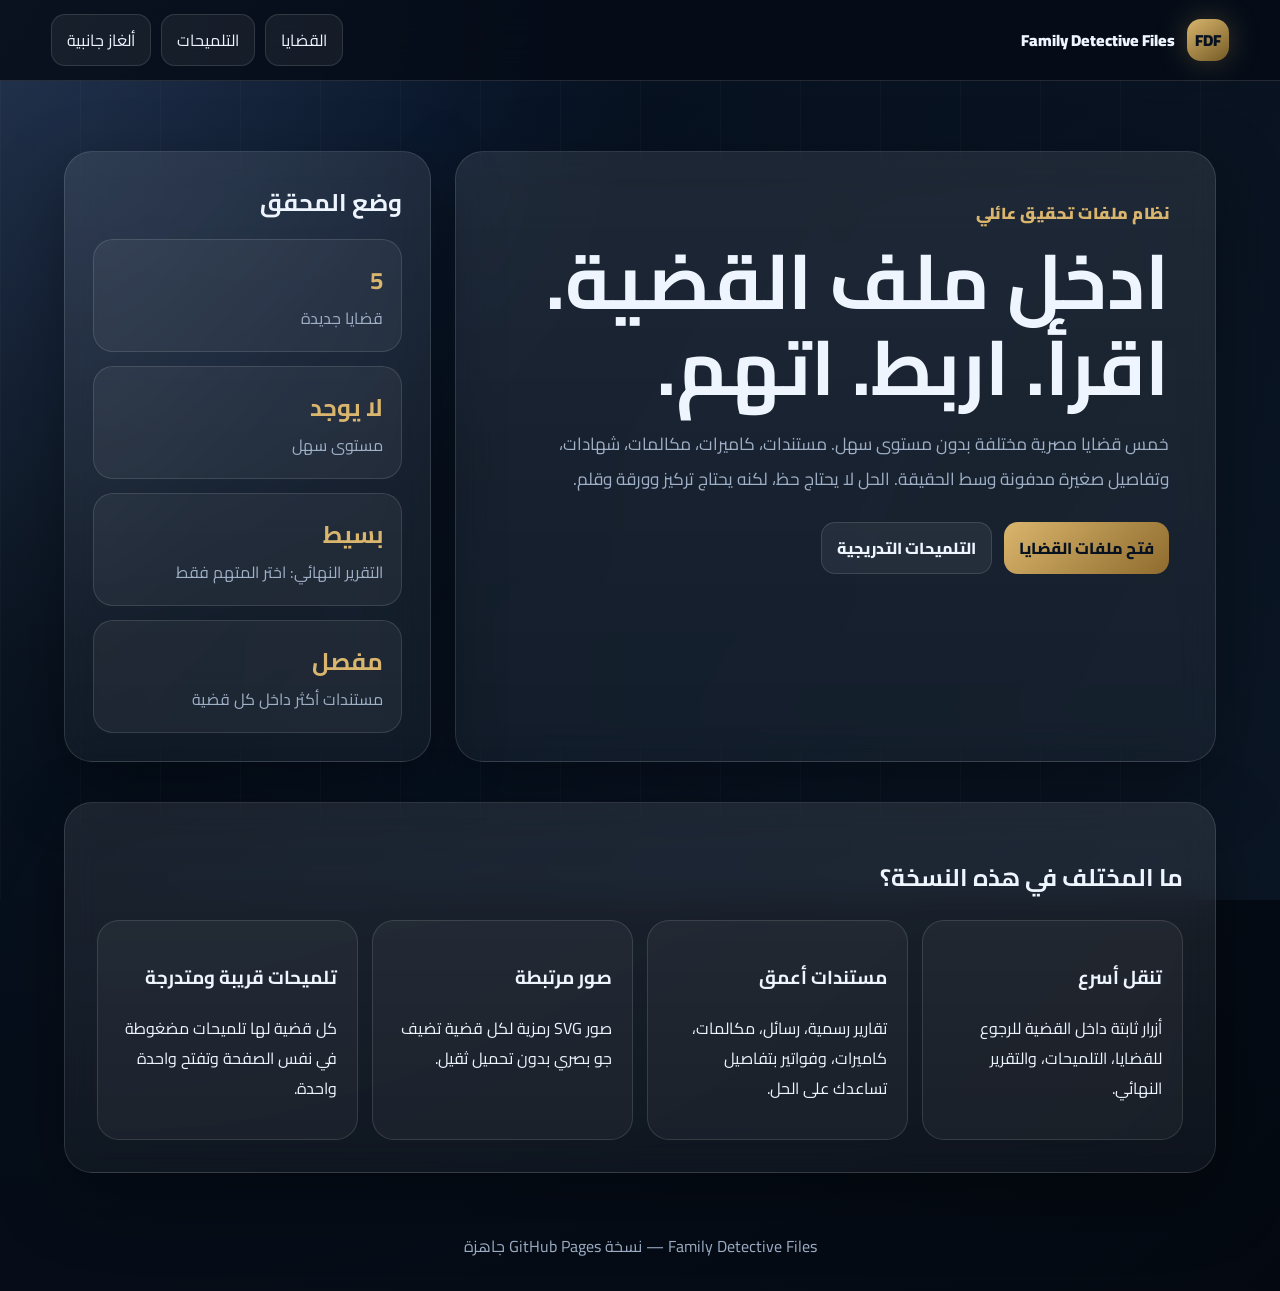
<file: index.html>
<!doctype html>
<html lang="ar" dir="rtl">
<head>
  <meta charset="UTF-8" />
  <meta name="viewport" content="width=device-width, initial-scale=1.0" />
  <title>Family Detective Files</title>
  <link rel="stylesheet" href="css/style.css" />
</head>
<body>
<header class="topbar">
  <a class="brand" href="index.html"><span class="seal">FDF</span><span>Family Detective Files</span></a>
  <nav><a href="cases.html">القضايا</a><a href="hints.html">التلميحات</a><a href="games.html">ألغاز جانبية</a></nav>
</header>
<main class="hero">
  <section class="hero-card glass">
    <div class="kicker">نظام ملفات تحقيق عائلي</div>
    <h1>ادخل ملف القضية. اقرأ. اربط. اتهم.</h1>
    <p>خمس قضايا مصرية مختلفة بدون مستوى سهل. مستندات، كاميرات، مكالمات، شهادات، وتفاصيل صغيرة مدفونة وسط الحقيقة. الحل لا يحتاج حظ، لكنه يحتاج تركيز وورقة وقلم.</p>
    <div class="hero-actions"><a class="btn primary" href="cases.html">فتح ملفات القضايا</a><a class="btn" href="hints.html">التلميحات التدريجية</a></div>
  </section>
  <section class="dashboard glass">
    <h2>وضع المحقق</h2>
    <div class="stat"><b>5</b><span>قضايا جديدة</span></div>
    <div class="stat"><b>لا يوجد</b><span>مستوى سهل</span></div>
    <div class="stat"><b>بسيط</b><span>التقرير النهائي: اختر المتهم فقط</span></div>
    <div class="stat"><b>مفصل</b><span>مستندات أكثر داخل كل قضية</span></div>
  </section>
</main>
<section class="wide glass intro">
  <h2>ما المختلف في هذه النسخة؟</h2>
  <div class="features">
    <article><h3>تنقل أسرع</h3><p>أزرار ثابتة داخل القضية للرجوع للقضايا، التلميحات، والتقرير النهائي.</p></article>
    <article><h3>مستندات أعمق</h3><p>تقارير رسمية، رسائل، مكالمات، كاميرات، وفواتير بتفاصيل تساعدك على الحل.</p></article>
    <article><h3>صور مرتبطة</h3><p>صور SVG رمزية لكل قضية تضيف جو بصري بدون تحميل ثقيل.</p></article>
    <article><h3>تلميحات قريبة ومتدرجة</h3><p>كل قضية لها تلميحات مضغوطة في نفس الصفحة وتفتح واحدة واحدة.</p></article>
  </div>
</section>
<footer>Family Detective Files — نسخة GitHub Pages جاهزة</footer>
<script src="js/cases-data.js"></script><script src="js/app.js"></script>
</body>
</html>
</file>
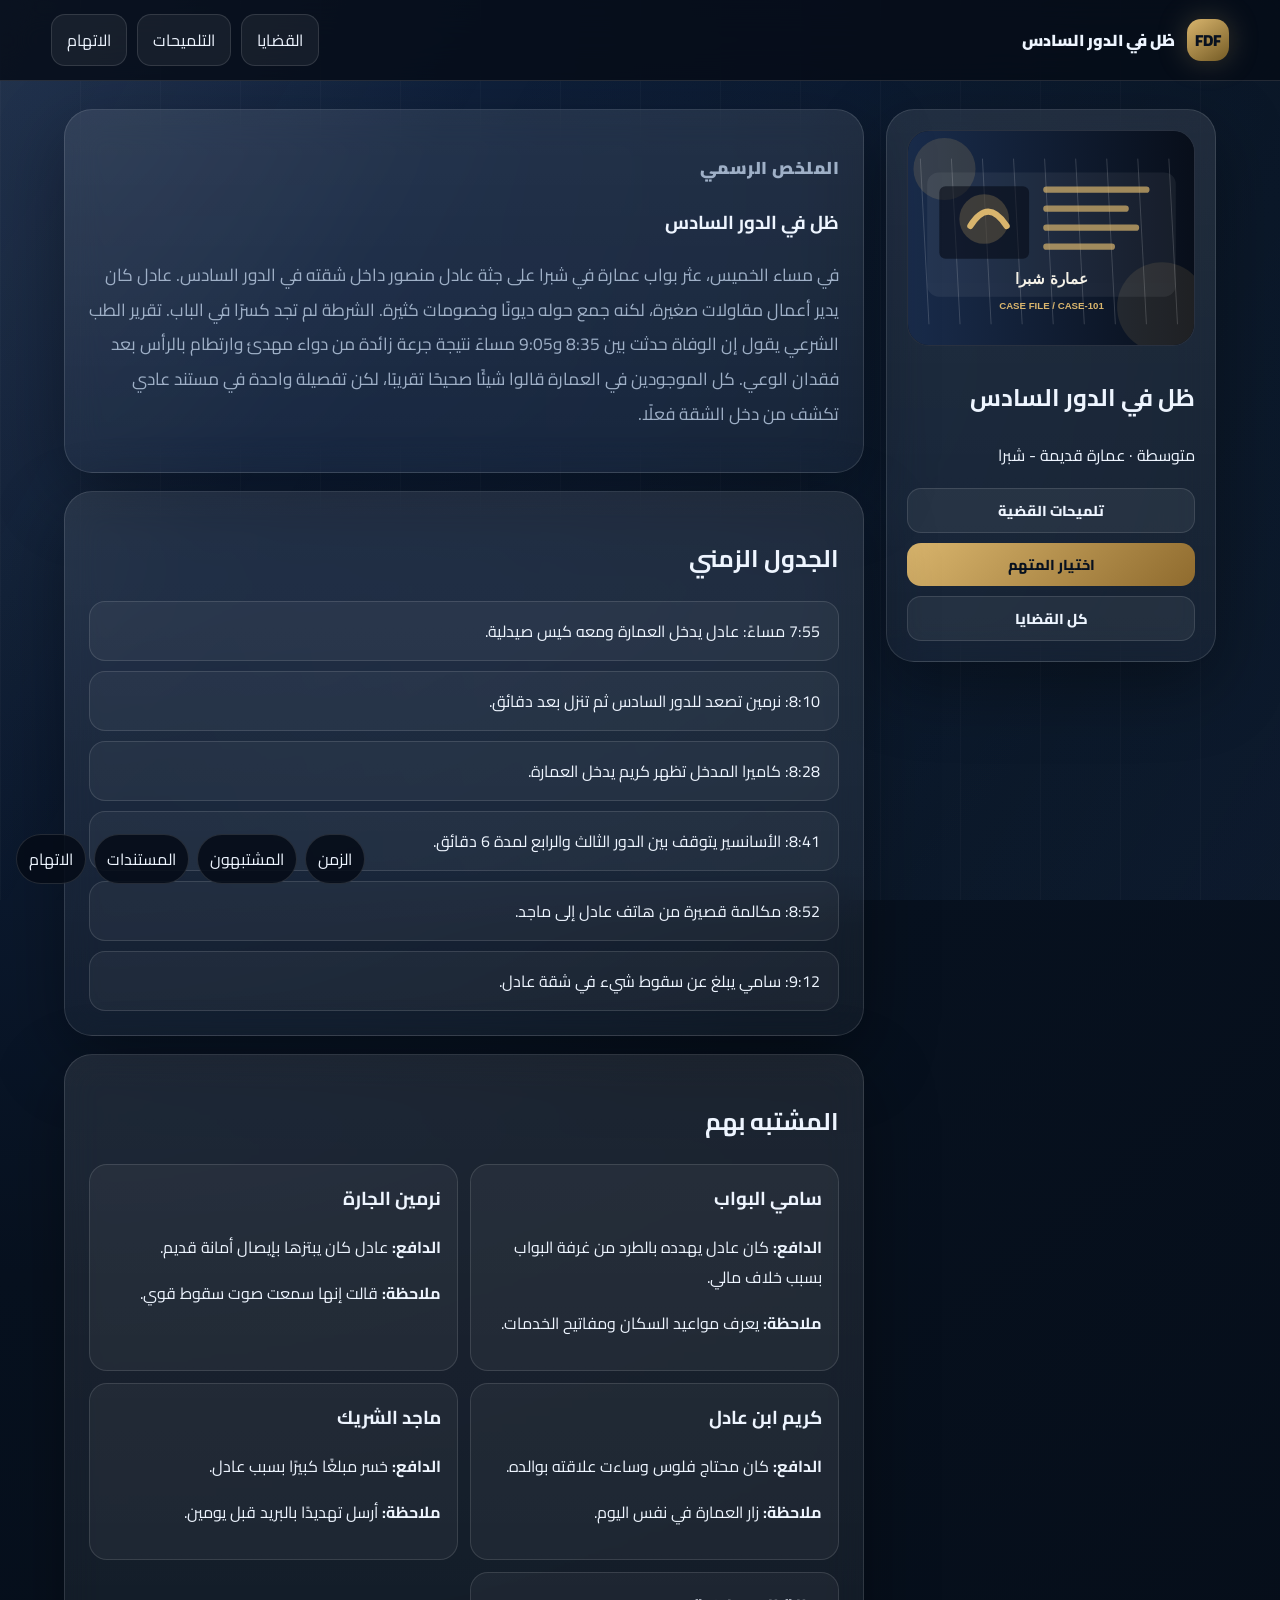
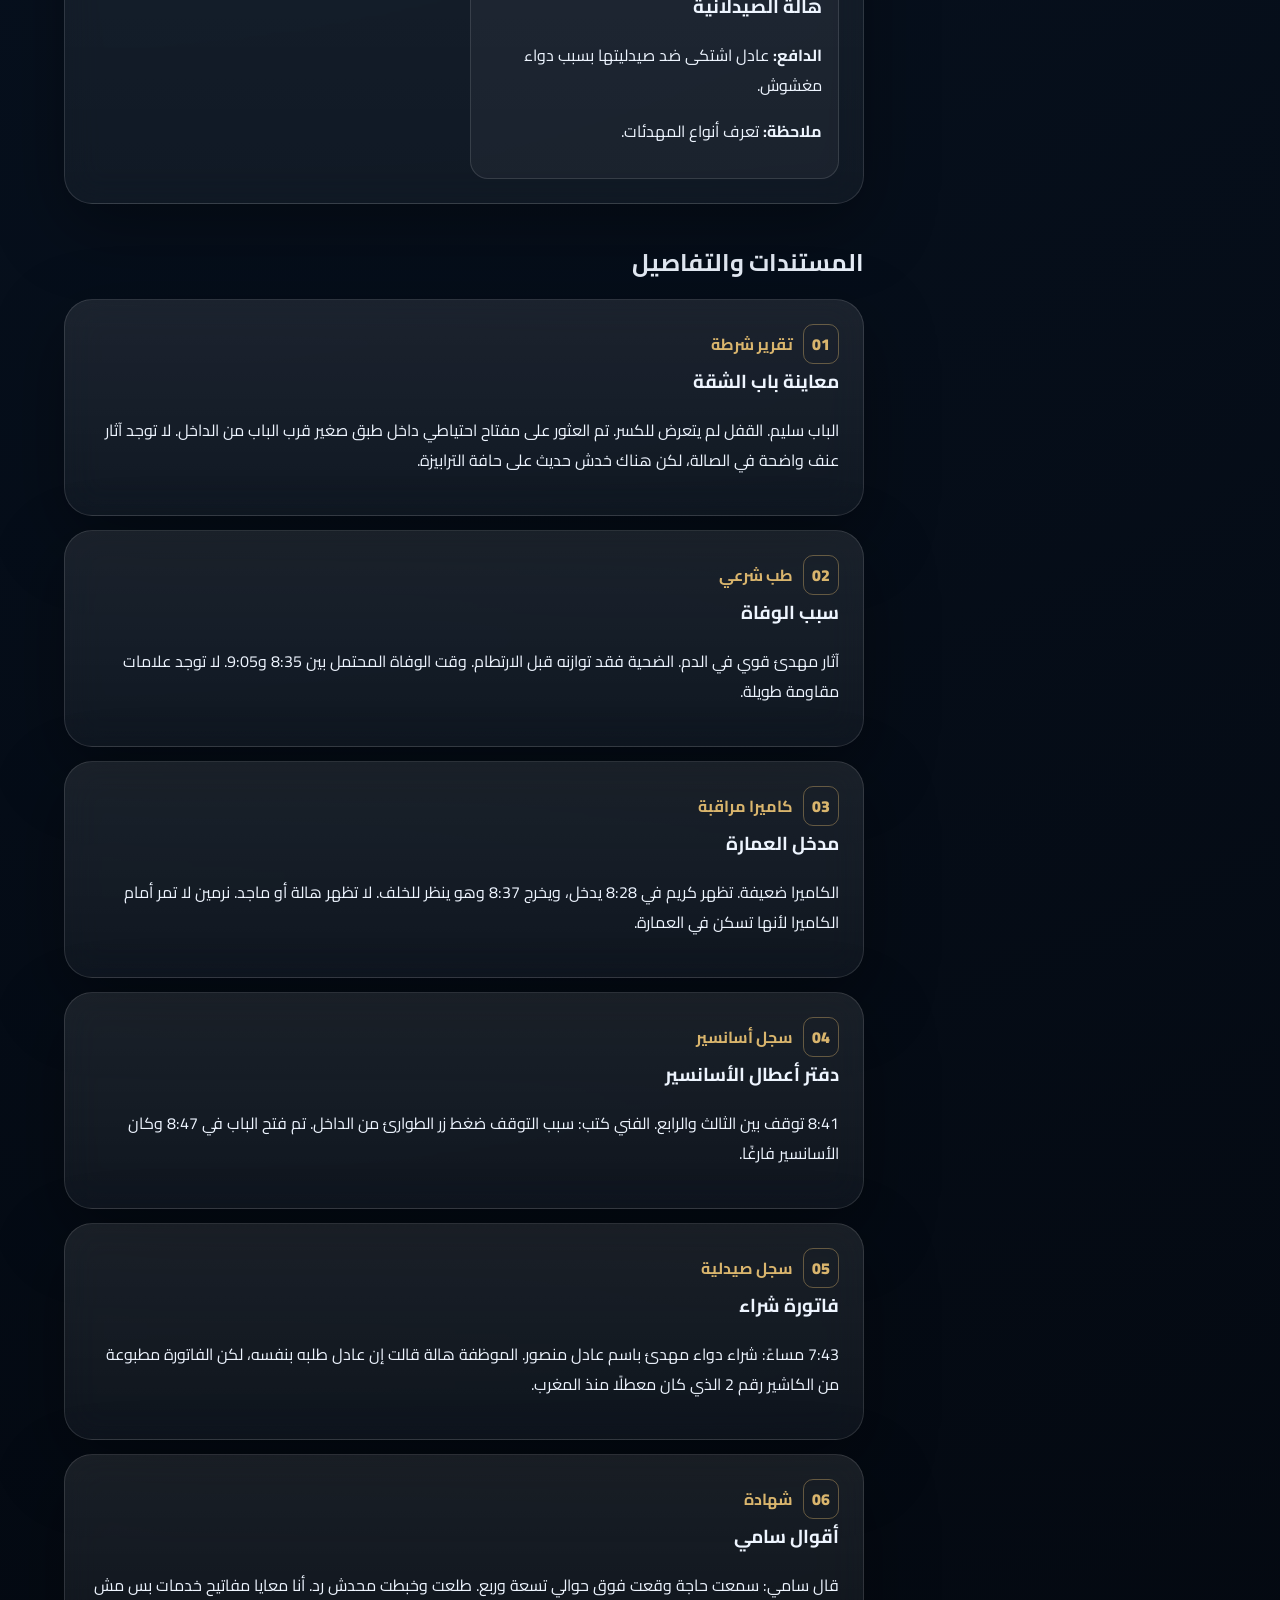
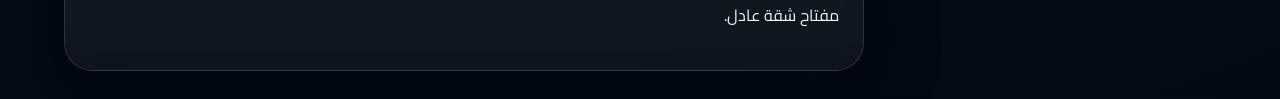
<file: case.html>
<!doctype html><html lang="ar" dir="rtl"><head><meta charset="UTF-8"><meta name="viewport" content="width=device-width, initial-scale=1.0"><title>ملف القضية</title><link rel="stylesheet" href="css/style.css"></head><body>
<header class="topbar"><a class="brand" href="index.html"><span class="seal">FDF</span><span id="caseTopTitle">ملف قضية</span></a><nav><a href="cases.html">القضايا</a><a id="topHints" href="hints.html">التلميحات</a><a id="topReport" href="final-report.html">الاتهام</a></nav></header>
<main class="case-layout">
  <aside class="side glass"><img id="caseImage" class="case-photo" alt="صورة القضية"><h2 id="caseTitle"></h2><p id="caseMeta"></p><div class="quick-links"><a id="hintsLink" class="btn small">تلميحات القضية</a><a id="reportLink" class="btn primary small">اختيار المتهم</a><a href="cases.html" class="btn small">كل القضايا</a></div></aside>
  <section class="case-content">
    <article class="glass case-summary"><p class="kicker">الملخص الرسمي</p><h1 id="caseName"></h1><p id="caseStory"></p></article>
    <div id="timeline" class="glass block"></div>
    <div id="suspects" class="glass block"></div>
    <div id="documents" class="documents"></div>
  </section>
</main>
<div class="floating-nav"><a href="#timeline">الزمن</a><a href="#suspects">المشتبهون</a><a href="#documents">المستندات</a><a id="floatReport">الاتهام</a></div>
<script src="js/cases-data.js"></script><script src="js/app.js"></script></body></html>
</file>
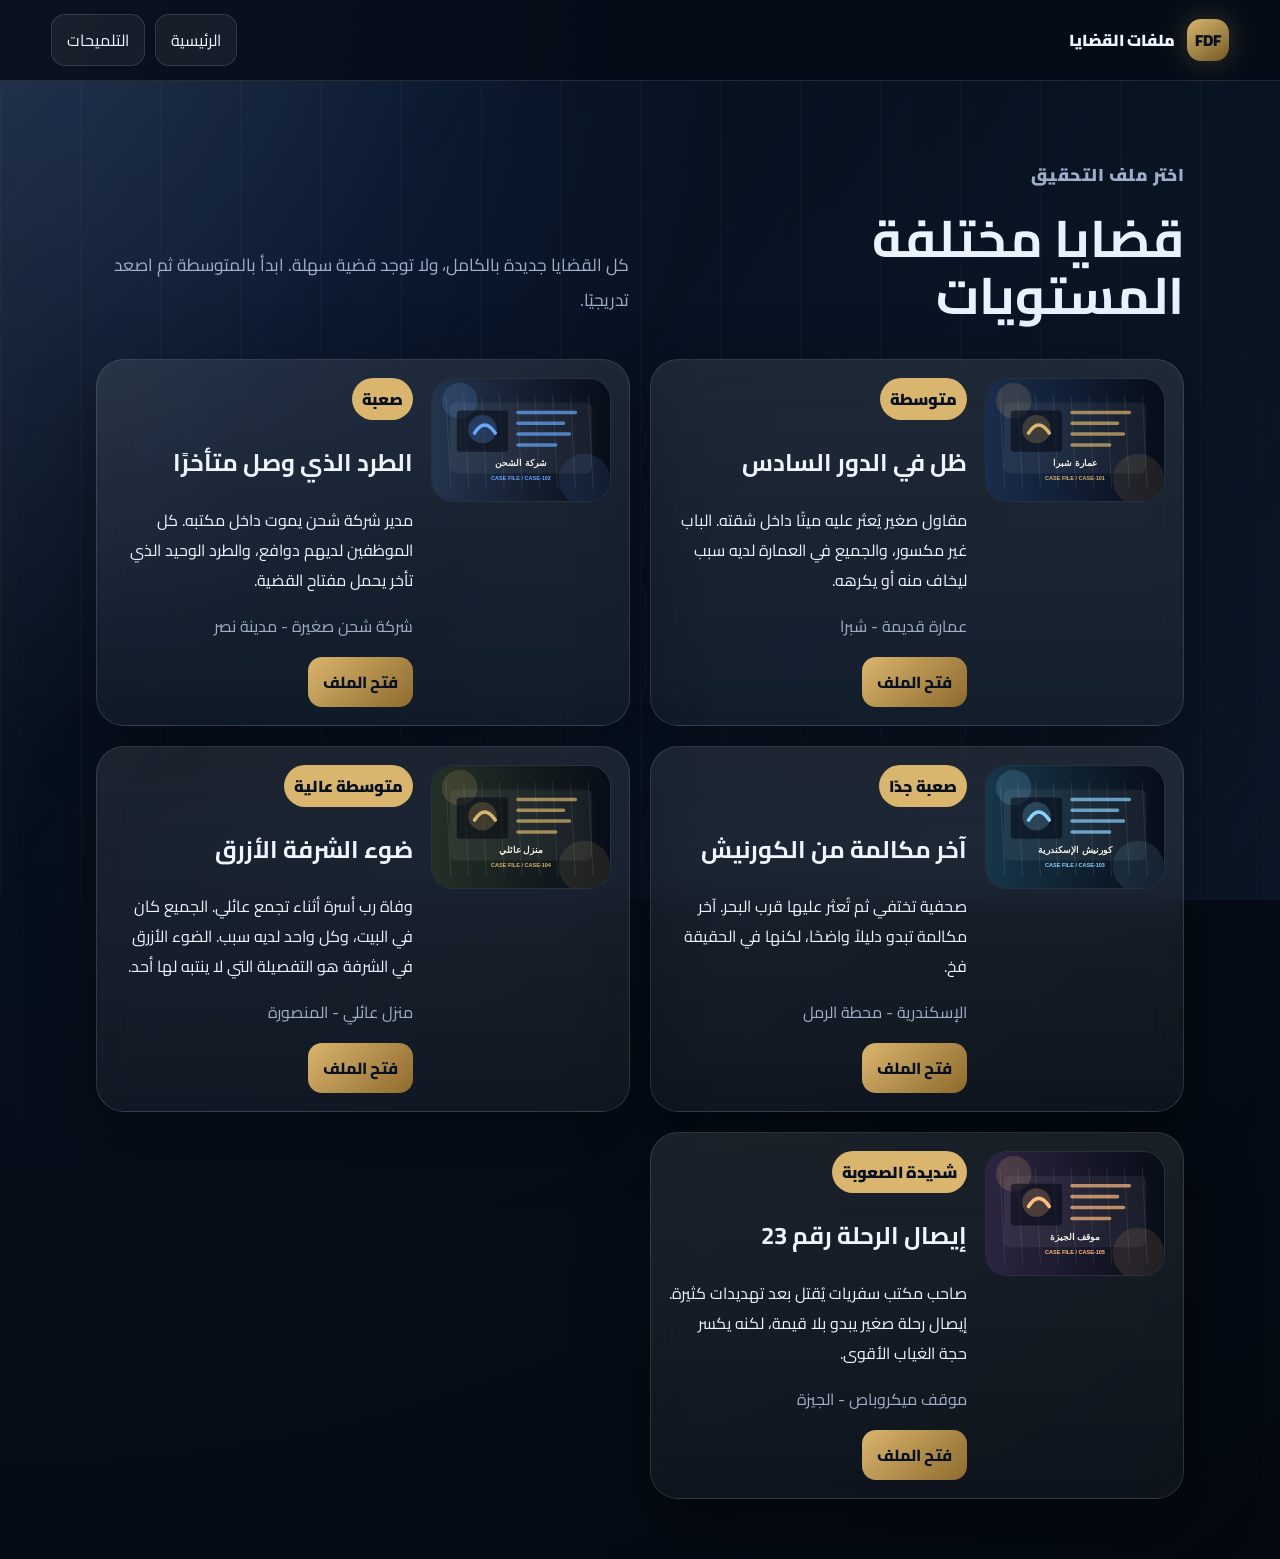
<file: cases.html>
<!doctype html><html lang="ar" dir="rtl"><head><meta charset="UTF-8"><meta name="viewport" content="width=device-width, initial-scale=1.0"><title>القضايا</title><link rel="stylesheet" href="css/style.css"></head><body>
<header class="topbar"><a class="brand" href="index.html"><span class="seal">FDF</span><span>ملفات القضايا</span></a><nav><a href="index.html">الرئيسية</a><a href="hints.html">التلميحات</a></nav></header>
<main class="page"><div class="page-head"><div><p class="kicker">اختر ملف التحقيق</p><h1>قضايا مختلفة المستويات</h1></div><p>كل القضايا جديدة بالكامل، ولا توجد قضية سهلة. ابدأ بالمتوسطة ثم اصعد تدريجيًا.</p></div><section id="casesGrid" class="case-grid"></section></main>
<script src="js/cases-data.js"></script><script src="js/app.js"></script></body></html>
</file>
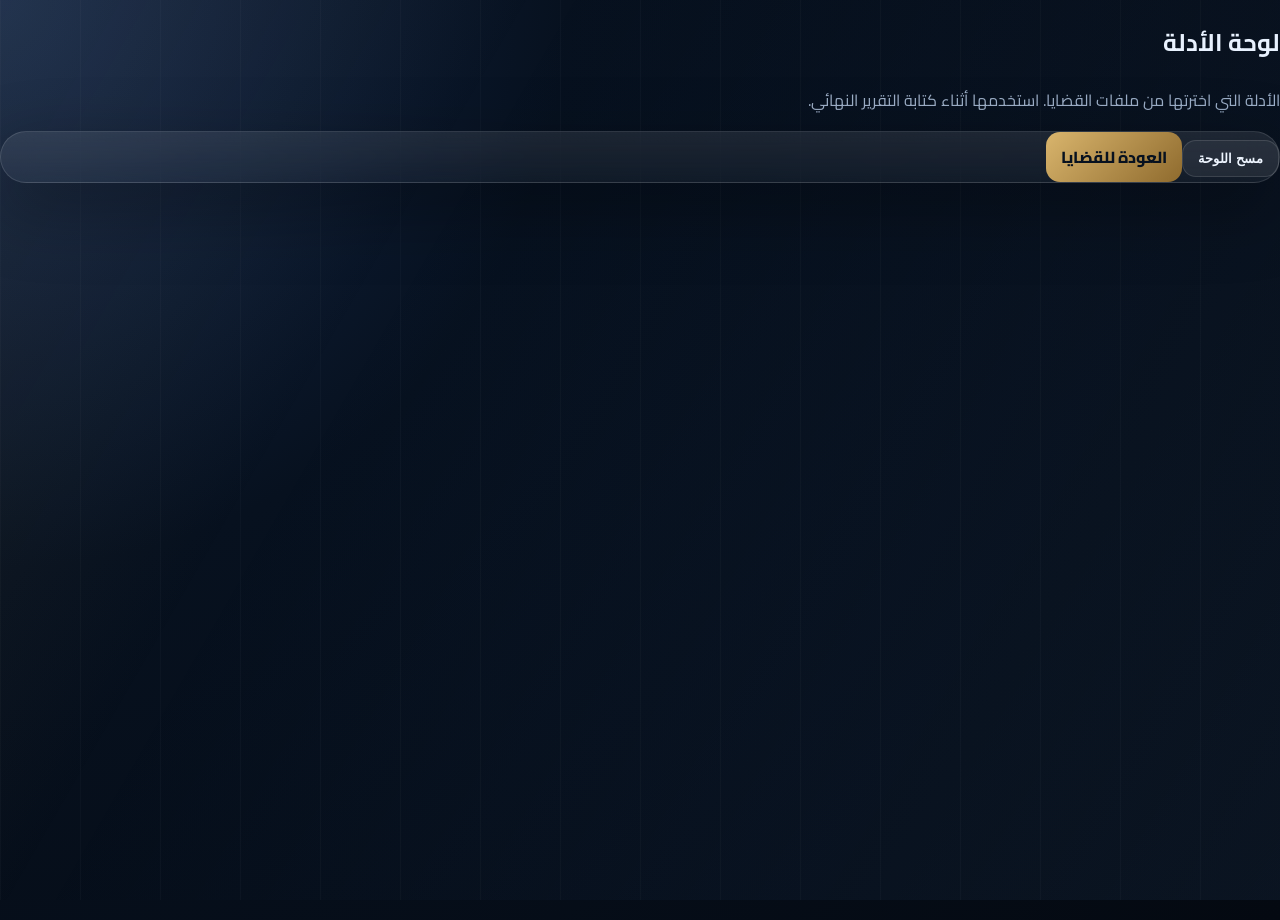
<file: evidence-board.html>
<!doctype html><html lang="ar" dir="rtl"><head><meta charset="utf-8"><meta name="viewport" content="width=device-width,initial-scale=1"><title>لوحة الأدلة</title><link href="https://fonts.googleapis.com/css2?family=Cairo:wght@400;600;800;900&display=swap" rel="stylesheet"><link rel="stylesheet" href="css/style.css"></head><body><main class="container section"><div class="title"><h2>لوحة الأدلة</h2><p class="muted">الأدلة التي اخترتها من ملفات القضايا. استخدمها أثناء كتابة التقرير النهائي.</p></div><section class="glass card"><div id="board" class="evidence-board"></div><div class="actions"><button class="btn" onclick="localStorage.removeItem('evidence');renderBoard()">مسح اللوحة</button><a class="btn primary" href="cases.html">العودة للقضايا</a></div></section></main><script src="js/cases-data.js"></script><script src="js/app.js"></script><script>
function renderBoard(){const arr=store.get('evidence',[]); board.innerHTML=arr.length?arr.map((e,i)=>`<div class="doc"><b>${e.title}</b><div class="muted">${e.caseId}</div><button class="btn" onclick="removeEvidence(${i})">حذف</button></div>`).join(''):'<p class="muted">لم تضف أي دليل بعد. افتح قضية وأضف الأدلة المهمة.</p>'} renderBoard();
</script></body></html>
</file>
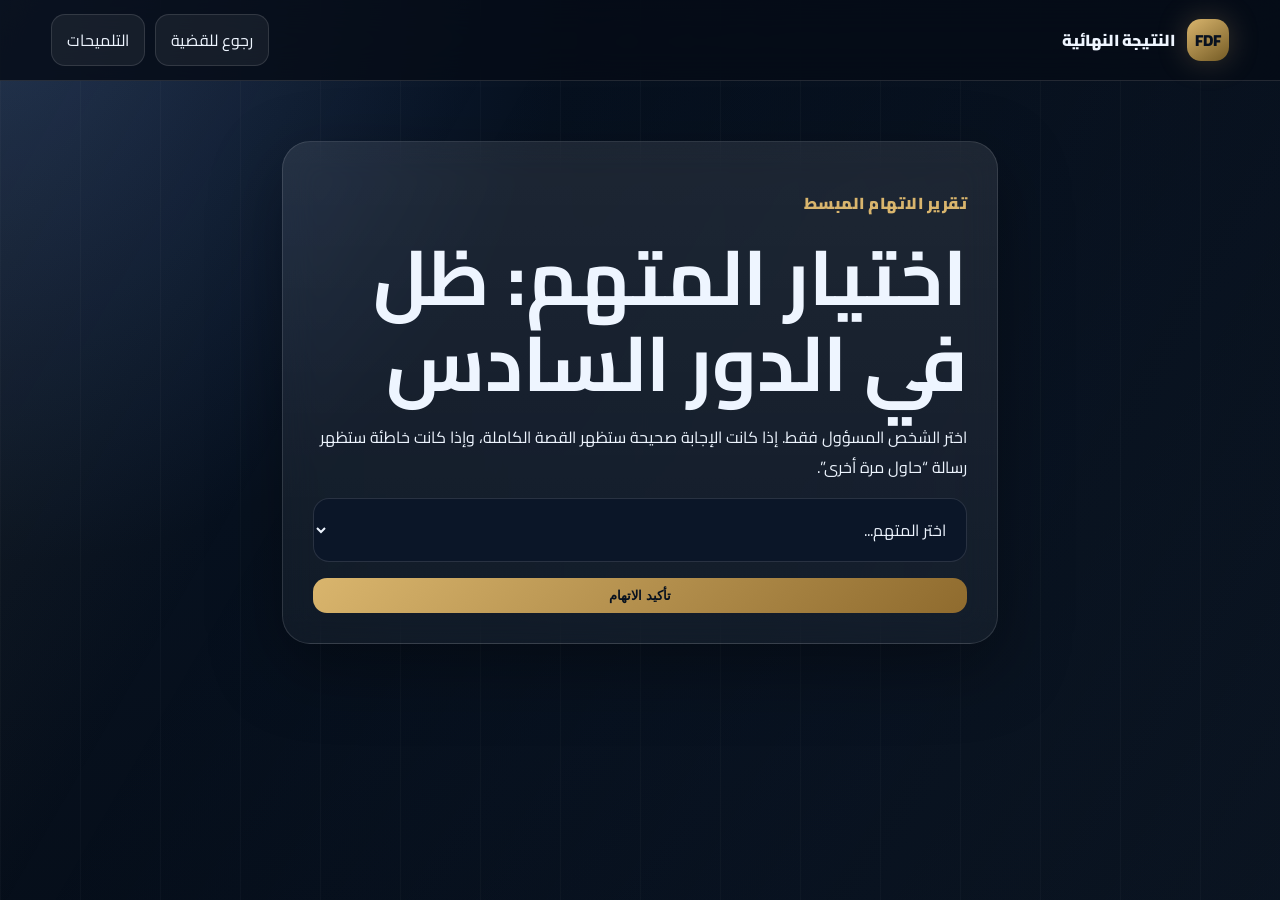
<file: final-report.html>
<!doctype html><html lang="ar" dir="rtl"><head><meta charset="UTF-8"><meta name="viewport" content="width=device-width, initial-scale=1.0"><title>اختيار المتهم</title><link rel="stylesheet" href="css/style.css"></head><body>
<header class="topbar"><a class="brand" href="index.html"><span class="seal">FDF</span><span>النتيجة النهائية</span></a><nav><a id="backCase" href="cases.html">رجوع للقضية</a><a href="hints.html">التلميحات</a></nav></header>
<main class="page narrow"><section class="glass report-box"><p class="kicker">تقرير الاتهام المبسط</p><h1 id="reportTitle">اختيار المتهم</h1><p>اختر الشخص المسؤول فقط. إذا كانت الإجابة صحيحة ستظهر القصة الكاملة، وإذا كانت خاطئة ستظهر رسالة “حاول مرة أخرى”.</p><select id="suspectSelect"></select><button id="checkBtn" class="btn primary full">تأكيد الاتهام</button><div id="resultBox" class="result-box"></div></section></main>
<script src="js/cases-data.js"></script><script src="js/app.js"></script></body></html>
</file>
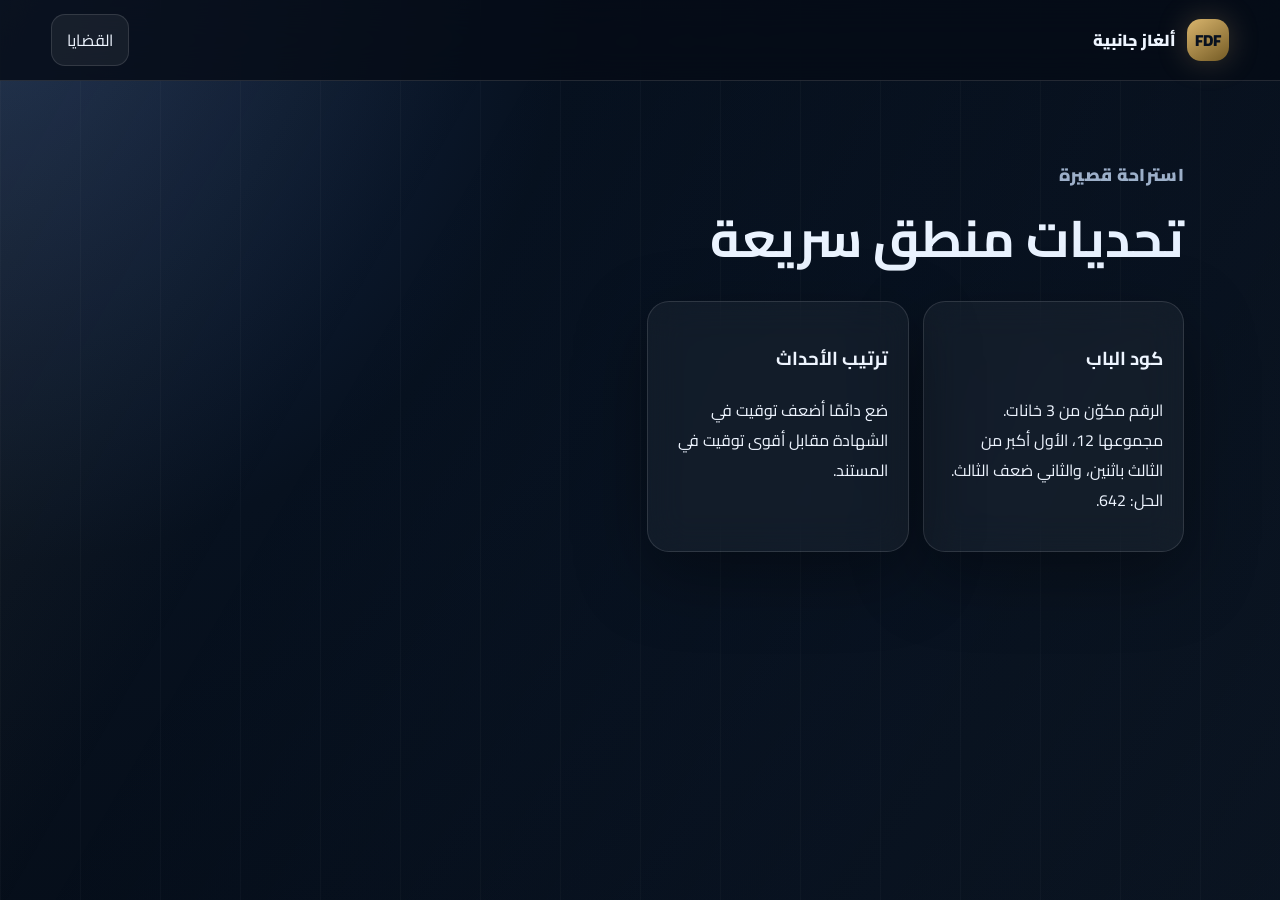
<file: games.html>
<!doctype html><html lang="ar" dir="rtl"><head><meta charset="UTF-8"><meta name="viewport" content="width=device-width, initial-scale=1.0"><title>ألغاز جانبية</title><link rel="stylesheet" href="css/style.css"></head><body>
<header class="topbar"><a class="brand" href="index.html"><span class="seal">FDF</span><span>ألغاز جانبية</span></a><nav><a href="cases.html">القضايا</a></nav></header>
<main class="page"><div class="page-head"><div><p class="kicker">استراحة قصيرة</p><h1>تحديات منطق سريعة</h1></div></div><section class="features"><article class="glass mini"><h3>كود الباب</h3><p>الرقم مكوّن من 3 خانات. مجموعها 12، الأول أكبر من الثالث باثنين، والثاني ضعف الثالث. الحل: 642.</p></article><article class="glass mini"><h3>ترتيب الأحداث</h3><p>ضع دائمًا أضعف توقيت في الشهادة مقابل أقوى توقيت في المستند.</p></article></section></main></body></html>
</file>
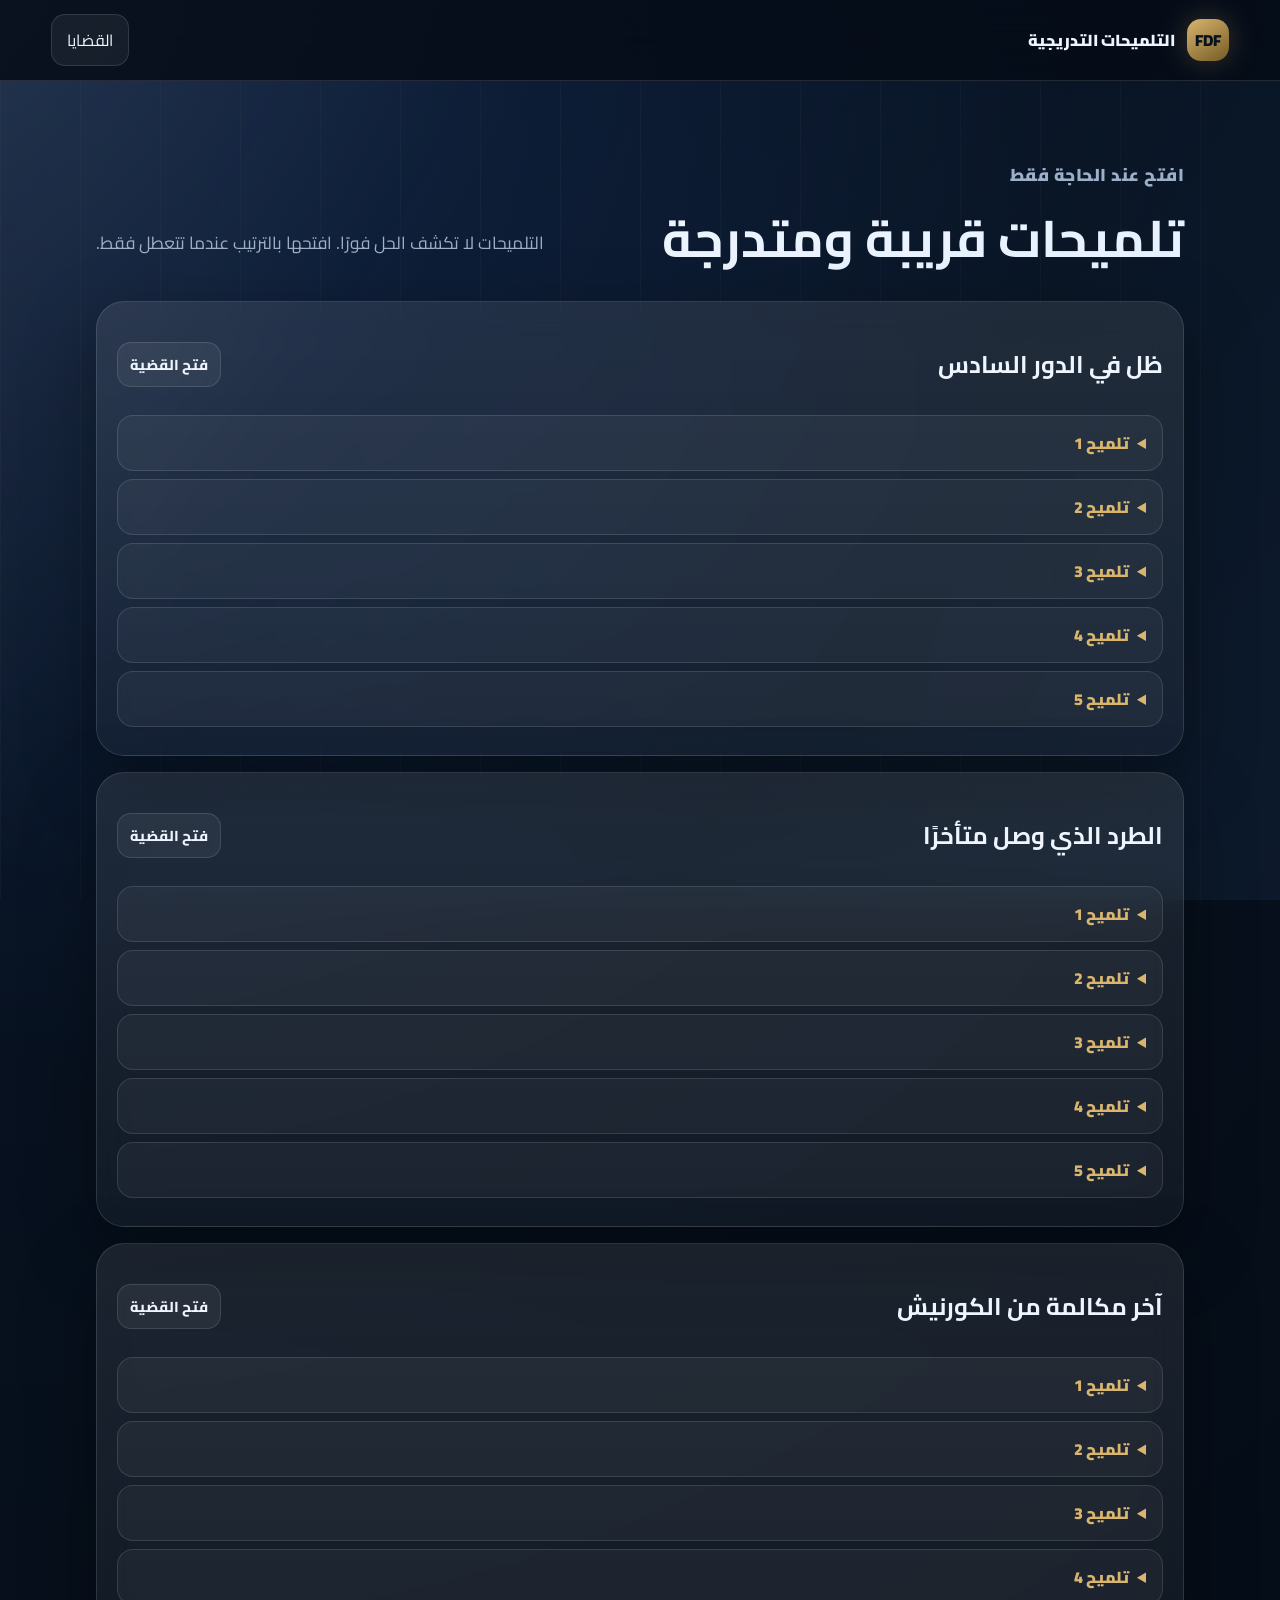
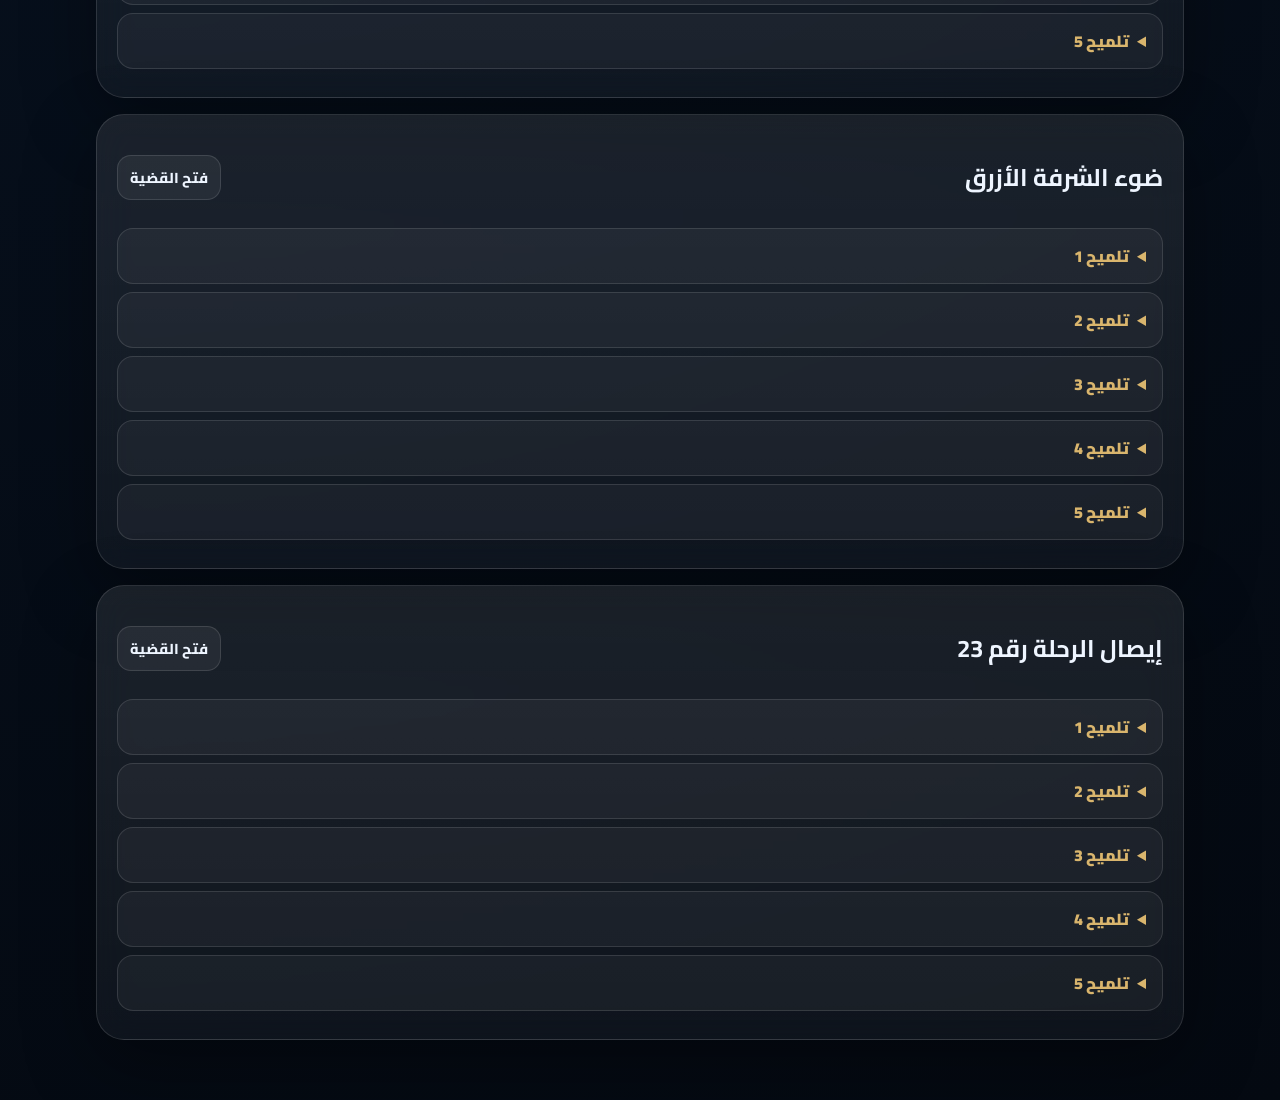
<file: hints.html>
<!doctype html><html lang="ar" dir="rtl"><head><meta charset="UTF-8"><meta name="viewport" content="width=device-width, initial-scale=1.0"><title>التلميحات</title><link rel="stylesheet" href="css/style.css"></head><body>
<header class="topbar"><a class="brand" href="index.html"><span class="seal">FDF</span><span>التلميحات التدريجية</span></a><nav><a href="cases.html">القضايا</a></nav></header>
<main class="page"><div class="page-head"><div><p class="kicker">افتح عند الحاجة فقط</p><h1>تلميحات قريبة ومتدرجة</h1></div><p>التلميحات لا تكشف الحل فورًا. افتحها بالترتيب عندما تتعطل فقط.</p></div><section id="hintsPanel" class="hints-panel"></section></main>
<script src="js/cases-data.js"></script><script src="js/app.js"></script></body></html>
</file>
<file: css/style.css>
@import url('https://fonts.googleapis.com/css2?family=Cairo:wght@400;600;700;900&display=swap');
:root{--bg:#07111f;--panel:rgba(15,27,47,.78);--panel2:rgba(255,255,255,.06);--line:rgba(255,255,255,.12);--text:#eef5ff;--muted:#9fb0c7;--gold:#d9b56d;--blue:#68a7ff;--bad:#ff6b6b;--good:#62d39c;--shadow:0 24px 70px rgba(0,0,0,.35)}
*{box-sizing:border-box}html{scroll-behavior:smooth}body{margin:0;font-family:Cairo,system-ui;background:radial-gradient(circle at top left,#14294c 0,#07111f 36%,#040911 100%);color:var(--text);min-height:100vh}body:before{content:"";position:fixed;inset:0;background:linear-gradient(120deg,rgba(217,181,109,.08),transparent 30%,rgba(104,167,255,.07)),repeating-linear-gradient(90deg,rgba(255,255,255,.025) 0 1px,transparent 1px 80px);pointer-events:none}.topbar{position:sticky;top:0;z-index:20;display:flex;align-items:center;justify-content:space-between;padding:14px 4vw;background:rgba(5,12,23,.82);backdrop-filter:blur(18px);border-bottom:1px solid var(--line)}a{color:inherit;text-decoration:none}.brand{display:flex;gap:12px;align-items:center;font-weight:900}.seal{display:inline-grid;place-items:center;width:42px;height:42px;border-radius:14px;background:linear-gradient(145deg,#d9b56d,#745b25);color:#08111f;box-shadow:0 0 30px rgba(217,181,109,.25)}nav{display:flex;gap:10px;flex-wrap:wrap}nav a,.btn{border:1px solid var(--line);background:var(--panel2);padding:10px 15px;border-radius:14px;color:var(--text);transition:.2s}.btn{display:inline-flex;align-items:center;justify-content:center;gap:8px;font-weight:800;cursor:pointer}.btn:hover,nav a:hover{transform:translateY(-2px);border-color:rgba(217,181,109,.55)}.primary{background:linear-gradient(135deg,#d9b56d,#8f6b2e);color:#07111f;border:0}.small{padding:8px 12px;font-size:.9rem}.full{width:100%;margin-top:16px}.glass{background:linear-gradient(180deg,rgba(255,255,255,.09),rgba(255,255,255,.045));border:1px solid var(--line);box-shadow:var(--shadow);backdrop-filter:blur(18px);border-radius:28px}.hero{display:grid;grid-template-columns:1.35fr .65fr;gap:24px;padding:70px 5vw 30px;align-items:stretch}.hero-card{padding:46px}.hero h1,.page h1{font-size:clamp(2.1rem,6vw,5rem);line-height:1.12;margin:10px 0}.hero p,.page-head p,.case-summary p{color:var(--muted);font-size:1.08rem;line-height:2}.kicker{color:var(--gold);font-weight:900;letter-spacing:.5px}.hero-actions{display:flex;gap:12px;flex-wrap:wrap;margin-top:26px}.dashboard{padding:28px;display:grid;gap:14px}.dashboard h2{margin:0}.stat{padding:18px;border:1px solid var(--line);border-radius:20px;background:rgba(255,255,255,.05)}.stat b{display:block;color:var(--gold);font-size:1.5rem}.stat span{color:var(--muted)}.wide,.page{margin:28px 5vw;padding:32px}.intro{margin-top:10px}.features{display:grid;grid-template-columns:repeat(4,1fr);gap:14px}.features article,.mini{padding:20px;border-radius:22px;background:rgba(255,255,255,.045);border:1px solid var(--line)}footer{text-align:center;color:var(--muted);padding:30px}.page-head{display:flex;justify-content:space-between;gap:20px;align-items:end;margin-bottom:24px}.page-head h1{font-size:clamp(1.8rem,4vw,3.5rem)}.case-grid{display:grid;grid-template-columns:repeat(2,1fr);gap:20px}.case-card{display:grid;grid-template-columns:180px 1fr;gap:18px;padding:18px;overflow:hidden}.case-card img,.case-photo{width:100%;border-radius:22px;border:1px solid var(--line);background:#0b1526}.badge{display:inline-flex;padding:6px 10px;border-radius:999px;color:#06101f;background:var(--gold);font-weight:900}.muted{color:var(--muted)}.case-layout{display:grid;grid-template-columns:330px 1fr;gap:22px;padding:28px 5vw}.side{position:sticky;top:90px;align-self:start;padding:20px}.case-photo{aspect-ratio:16/12;object-fit:cover}.quick-links{display:grid;gap:10px;margin-top:18px}.case-content{display:grid;gap:18px}.case-summary,.block,.doc{padding:24px}.timeline{display:grid;gap:10px;padding:0;margin:0;list-style:none}.timeline li{padding:14px 18px;border:1px solid var(--line);border-radius:16px;background:rgba(255,255,255,.045)}.suspects{display:grid;grid-template-columns:repeat(2,1fr);gap:12px}.suspects article{padding:16px;border:1px solid var(--line);border-radius:18px;background:rgba(255,255,255,.045)}.suspects h3,.doc h3{margin:0 0 8px}.documents{display:grid;gap:14px}.section-title{margin:18px 0 0}.doc-head{display:flex;gap:10px;align-items:center;color:var(--gold)}.doc-head span{font-weight:900;border:1px solid rgba(217,181,109,.4);border-radius:10px;padding:4px 8px}.floating-nav{position:fixed;left:16px;bottom:16px;z-index:30;display:flex;gap:8px;flex-wrap:wrap;max-width:90vw}.floating-nav a{background:rgba(5,12,23,.88);border:1px solid var(--line);border-radius:999px;padding:9px 12px}.hints-panel{display:grid;gap:16px}.hint-case{padding:20px}.hint-head{display:flex;justify-content:space-between;gap:12px;align-items:center}.hint-case details{border:1px solid var(--line);border-radius:16px;background:rgba(255,255,255,.045);padding:12px 16px;margin:8px 0}.hint-case summary{cursor:pointer;font-weight:900;color:var(--gold)}.narrow{max-width:780px;margin-inline:auto}.report-box{padding:30px}select{width:100%;padding:15px 16px;border-radius:16px;border:1px solid var(--line);background:#0b1628;color:var(--text);font-family:inherit;font-size:1rem}.result-box{margin-top:18px;padding:18px;border-radius:20px;border:1px solid var(--line);display:none}.result-box.success,.result-box.fail{display:block}.success{background:rgba(98,211,156,.12);border-color:rgba(98,211,156,.45)}.fail{background:rgba(255,107,107,.12);border-color:rgba(255,107,107,.45)}
@media(max-width:900px){.hero,.case-layout,.case-grid{grid-template-columns:1fr}.features,.suspects{grid-template-columns:1fr}.side{position:relative;top:auto}.page-head{display:block}.case-card{grid-template-columns:1fr}.topbar{align-items:flex-start;gap:12px;flex-direction:column}.hero{padding-top:34px}.hero-card{padding:28px}.wide,.page{margin:16px 4vw;padding:20px}.case-layout{padding:18px 4vw}.floating-nav{left:8px;right:8px;justify-content:center}.floating-nav a{font-size:.85rem;padding:8px 10px}}
</file>
